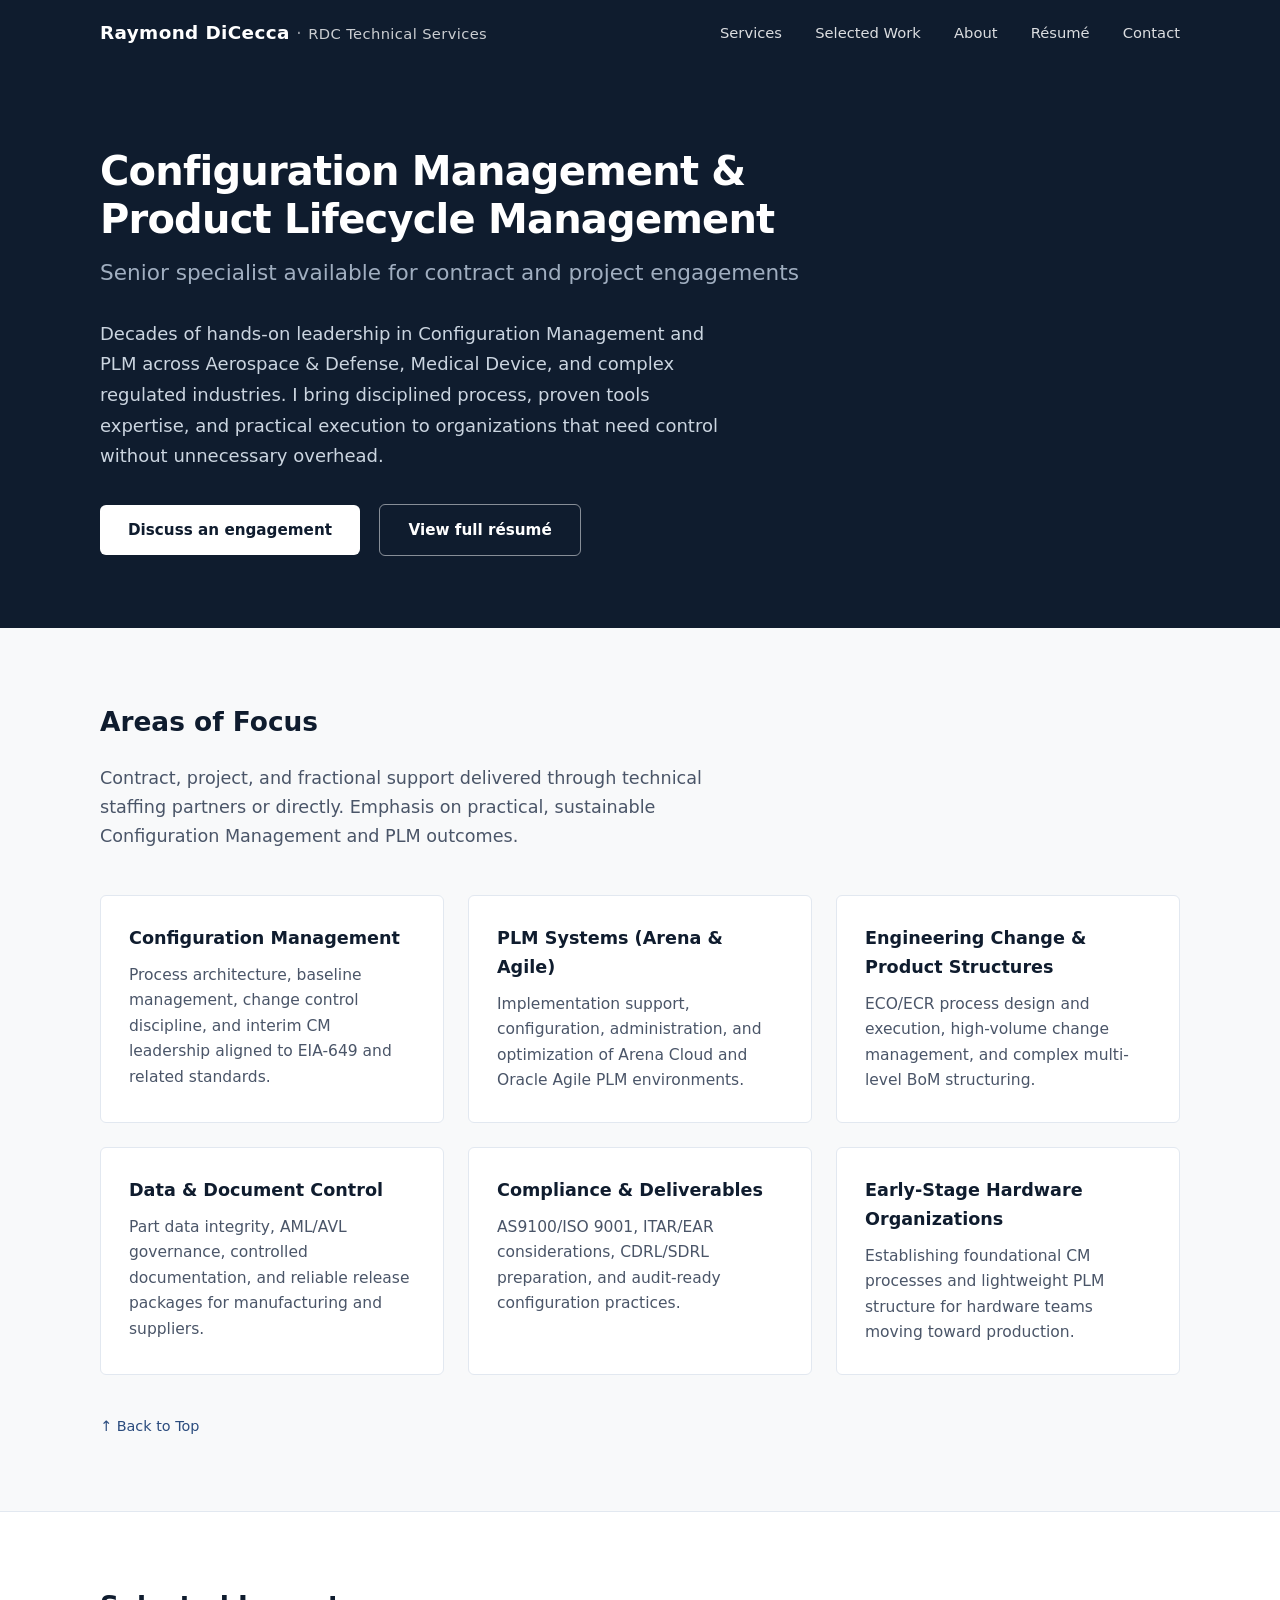
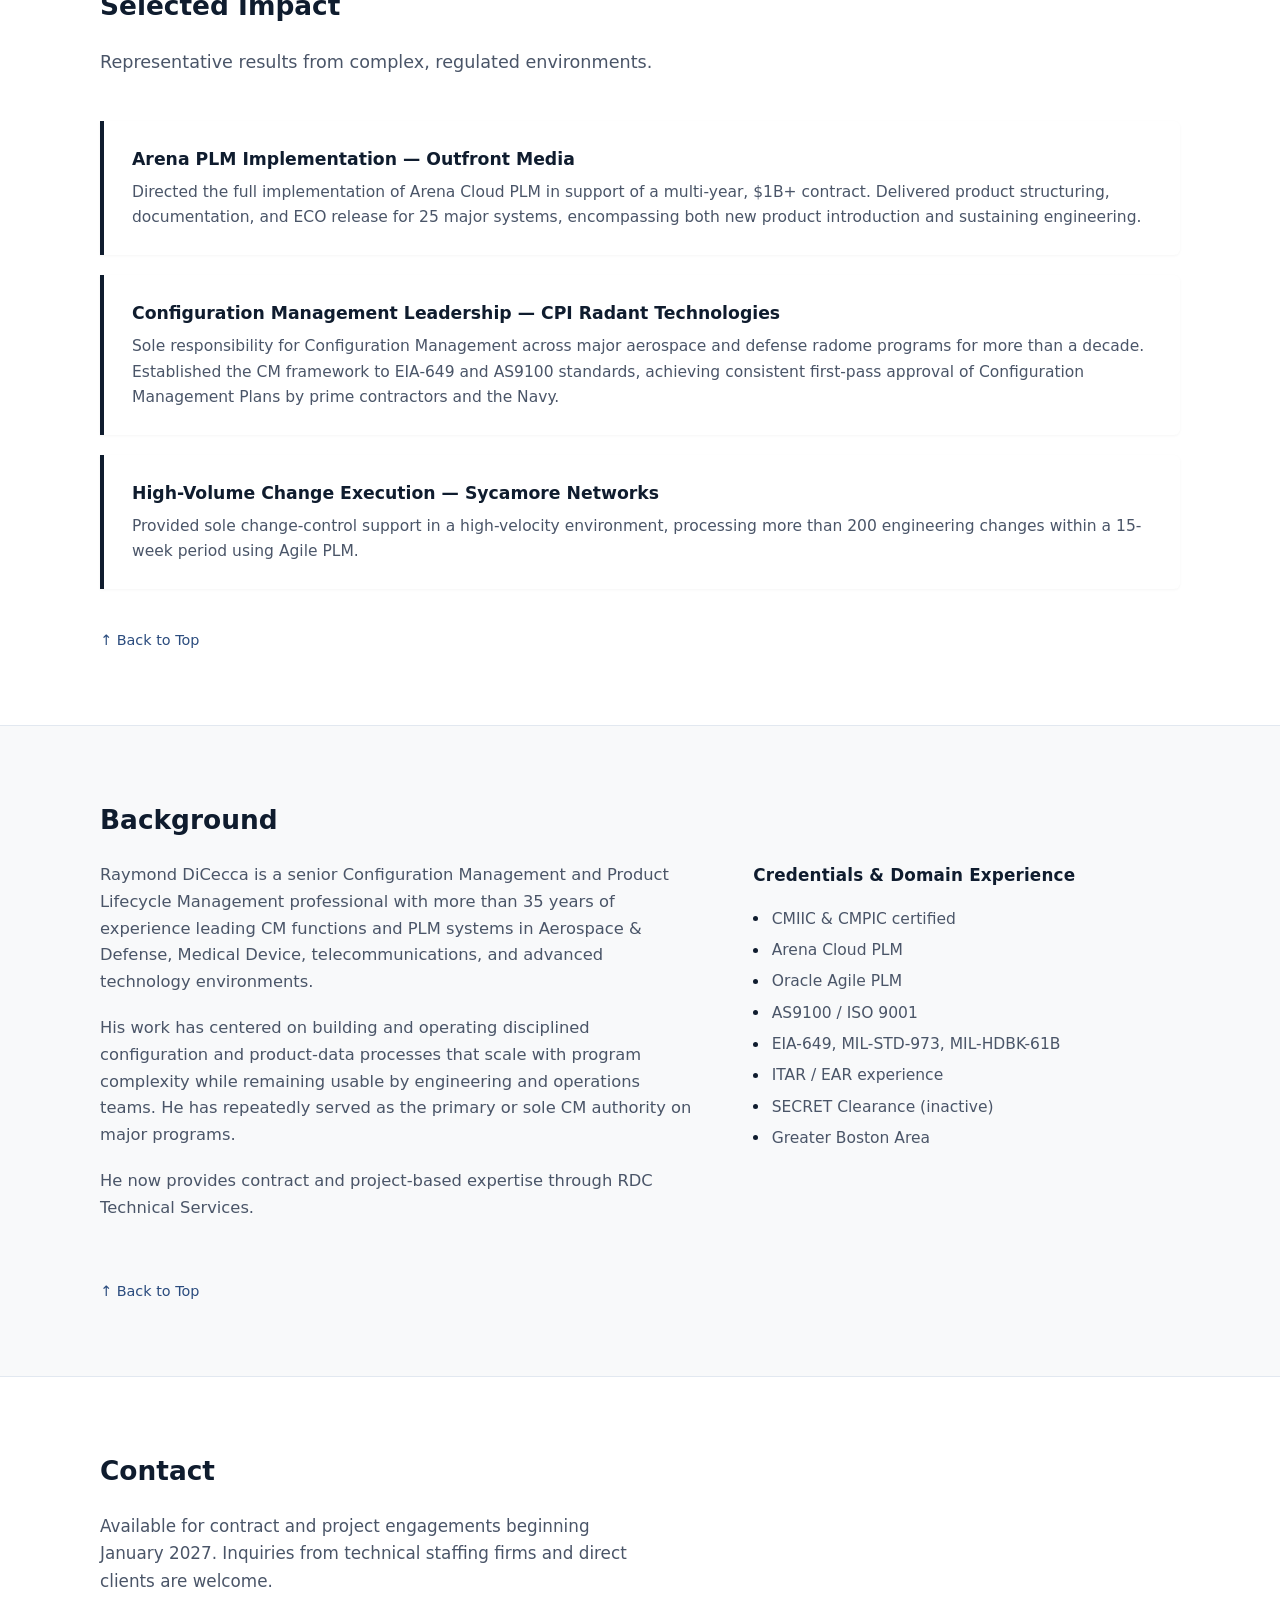
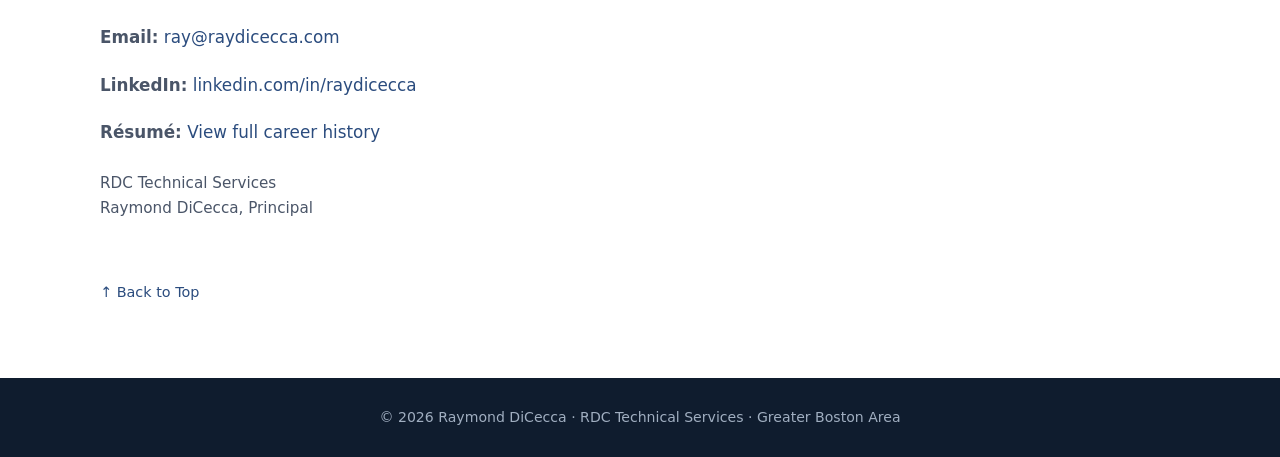
<file: index.html>
<!DOCTYPE html>
<html lang="en">
<head>
  <meta charset="UTF-8">
  <meta name="viewport" content="width=device-width, initial-scale=1.0">
  <title>Raymond DiCecca | Configuration Management & PLM</title>
  <meta name="description" content="Senior Configuration Management and Product Lifecycle Management specialist. Arena • Agile PLM. Aerospace, Defense, Medical Device.">
  <link rel="icon" href="/favicon.ico" type="image/x-icon">
  <style>
    :root {
      --navy: #0f1c2e;
      --navy-mid: #1a2d47;
      --charcoal: #2d3748;
      --slate: #4a5568;
      --light: #f8f9fa;
      --white: #ffffff;
      --accent: #2b4c7e;
      --border: #e2e8f0;
      --radius: 6px;
      --header-height: 62px; /* approximate header height */
    }

    * {
      margin: 0;
      padding: 0;
      box-sizing: border-box;
    }

    html {
      scroll-behavior: smooth;
      scroll-padding-top: var(--header-height); /* Critical fix for sticky header */
    }

    body {
      font-family: "Segoe UI", system-ui, -apple-system, Roboto, "Helvetica Neue", Arial, sans-serif;
      line-height: 1.65;
      color: var(--charcoal);
      background: var(--light);
    }

    .container {
      width: 90%;
      max-width: 1080px;
      margin: 0 auto;
    }

    /* Header */
    header {
      background: var(--navy);
      color: white;
      padding: 1.15rem 0;
      position: sticky;
      top: 0;
      z-index: 100;
    }

    .header-inner {
      display: flex;
      justify-content: space-between;
      align-items: center;
      position: relative;
    }

    .logo {
      font-size: 1.15rem;
      font-weight: 600;
      color: white;
      text-decoration: none;
      letter-spacing: 0.02em;
      white-space: nowrap;
    }

    .logo .separator {
      font-weight: 400;
      opacity: 0.55;
      margin: 0 0.4rem;
      font-size: 1.05rem;
    }

    .logo .business {
      font-weight: 400;
      opacity: 0.78;
      font-size: 0.92rem;
    }

    /* Desktop Nav */
    .desktop-nav a {
      color: rgba(255,255,255,0.85);
      text-decoration: none;
      margin-left: 1.75rem;
      font-size: 0.92rem;
      font-weight: 500;
    }

    .desktop-nav a:hover {
      color: white;
    }

    /* Hamburger Button */
    .hamburger {
      display: none;
      background: none;
      border: none;
      cursor: pointer;
      padding: 6px;
      z-index: 110;
      flex-shrink: 0;
    }

    .hamburger span {
      display: block;
      width: 24px;
      height: 2px;
      background: white;
      margin: 6px 0;
      transition: all 0.3s ease;
      border-radius: 1px;
    }

    .hamburger.active span:nth-child(1) {
      transform: translateY(8px) rotate(45deg);
    }

    .hamburger.active span:nth-child(2) {
      opacity: 0;
    }

    .hamburger.active span:nth-child(3) {
      transform: translateY(-8px) rotate(-45deg);
    }

    /* Mobile Nav */
    .mobile-nav {
      display: none;
      position: absolute;
      top: 100%;
      left: 0;
      right: 0;
      background: var(--navy);
      border-top: 1px solid rgba(255,255,255,0.1);
      padding: 0.5rem 0 1.25rem;
      flex-direction: column;
    }

    .mobile-nav.active {
      display: flex;
    }

    .mobile-nav a {
      color: rgba(255,255,255,0.9);
      text-decoration: none;
      padding: 0.9rem 5%;
      font-size: 1.05rem;
      font-weight: 500;
      border-bottom: 1px solid rgba(255,255,255,0.06);
    }

    .mobile-nav a:hover {
      background: rgba(255,255,255,0.05);
      color: white;
    }

    /* Back to Top link */
    .back-to-top {
      display: inline-block;
      margin-top: 2.5rem;
      font-size: 0.9rem;
      color: var(--accent);
      text-decoration: none;
      font-weight: 500;
    }

    .back-to-top:hover {
      text-decoration: underline;
    }

    /* Hero */
    .hero {
      background: var(--navy);
      color: white;
      padding: 5rem 0 4.5rem;
    }

    .hero h1 {
      font-size: 2.5rem;
      font-weight: 700;
      line-height: 1.2;
      margin-bottom: 0.75rem;
      letter-spacing: -0.02em;
    }

    .hero .tagline {
      font-size: 1.35rem;
      font-weight: 500;
      color: #a0aec0;
      margin-bottom: 1.75rem;
    }

    .hero p {
      font-size: 1.125rem;
      max-width: 640px;
      color: #cbd5e0;
      margin-bottom: 2rem;
      line-height: 1.7;
    }

    .btn {
      display: inline-block;
      background: white;
      color: var(--navy);
      padding: 0.8rem 1.75rem;
      border-radius: var(--radius);
      text-decoration: none;
      font-weight: 600;
      font-size: 0.95rem;
      transition: all 0.2s;
    }

    .btn:hover {
      background: #edf2f7;
    }

    .btn-outline {
      background: transparent;
      border: 1.5px solid rgba(255,255,255,0.5);
      color: white;
      margin-left: 0.9rem;
    }

    .btn-outline:hover {
      border-color: white;
      background: rgba(255,255,255,0.08);
    }

    /* Sections */
    section {
      padding: 4.5rem 0;
    }

    section h2 {
      font-size: 1.65rem;
      color: var(--navy);
      margin-bottom: 1.25rem;
      font-weight: 700;
    }

    .section-lead {
      font-size: 1.1rem;
      color: var(--slate);
      max-width: 620px;
      margin-bottom: 2.75rem;
    }

    /* Services */
    .services-grid {
      display: grid;
      grid-template-columns: repeat(auto-fit, minmax(290px, 1fr));
      gap: 1.5rem;
    }

    .service-card {
      background: var(--white);
      border: 1px solid var(--border);
      border-radius: var(--radius);
      padding: 1.75rem;
    }

    .service-card h3 {
      font-size: 1.1rem;
      color: var(--navy);
      margin-bottom: 0.6rem;
      font-weight: 650;
    }

    .service-card p {
      font-size: 0.97rem;
      color: var(--slate);
    }

    /* Impact */
    .impact-list {
      display: flex;
      flex-direction: column;
      gap: 1.25rem;
    }

    .impact-item {
      background: var(--white);
      border-left: 4px solid var(--navy);
      padding: 1.5rem 1.75rem;
      border-radius: 0 var(--radius) var(--radius) 0;
      box-shadow: 0 1px 3px rgba(0,0,0,0.04);
    }

    .impact-item h3 {
      font-size: 1.08rem;
      color: var(--navy);
      margin-bottom: 0.4rem;
      font-weight: 650;
    }

    .impact-item p {
      color: var(--slate);
      font-size: 0.97rem;
    }

    /* About */
    .about-grid {
      display: grid;
      grid-template-columns: 1.4fr 1fr;
      gap: 3.5rem;
      align-items: start;
    }

    .about-text p {
      margin-bottom: 1.15rem;
      color: var(--slate);
      font-size: 1.02rem;
    }

    .credentials h3 {
      font-size: 1.05rem;
      color: var(--navy);
      margin-bottom: 1.15rem;
      font-weight: 650;
      letter-spacing: 0.01em;
    }

    .credentials ul {
      list-style: none;
    }

    .credentials li {
      position: relative;
      padding-left: 1.15rem;
      margin-bottom: 0.55rem;
      font-size: 0.97rem;
      color: var(--slate);
      line-height: 1.45;
    }

    .credentials li:last-child {
      margin-bottom: 0;
    }

    .credentials li::before {
      content: "";
      position: absolute;
      left: 0;
      top: 0.55em;
      width: 5px;
      height: 5px;
      background: var(--navy);
      border-radius: 50%;
    }

    /* Contact */
    .contact-section {
      background: var(--white);
      border-top: 1px solid var(--border);
    }

    .contact-inner {
      max-width: 540px;
    }

    .contact-inner p {
      color: var(--slate);
      margin-bottom: 1.25rem;
      font-size: 1.05rem;
    }

    .contact-details {
      margin-top: 1.75rem;
      font-size: 1.05rem;
    }

    .contact-details a {
      color: var(--accent);
      text-decoration: none;
      font-weight: 500;
    }

    .contact-details a:hover {
      text-decoration: underline;
    }

    /* Footer */
    footer {
      background: var(--navy);
      color: #a0aec0;
      padding: 1.75rem 0;
      font-size: 0.88rem;
      text-align: center;
    }

    /* ========== RESPONSIVE ========== */
    @media (max-width: 800px) {
      .container {
        width: 92%;
      }

      .desktop-nav {
        display: none;
      }

      .hamburger {
        display: block;
      }

      .logo {
        font-size: 1.05rem;
      }

      .logo .business {
        font-size: 0.84rem;
      }

      .hero {
        padding: 3.5rem 0 3.25rem;
      }

      .hero h1 {
        font-size: 1.9rem;
      }

      .hero .tagline {
        font-size: 1.15rem;
      }

      .hero p {
        font-size: 1.05rem;
      }

      .btn-outline {
        margin-left: 0;
        margin-top: 0.75rem;
        display: inline-block;
      }

      section {
        padding: 3.25rem 0;
      }

      section h2 {
        font-size: 1.45rem;
      }

      .about-grid {
        grid-template-columns: 1fr;
        gap: 2.5rem;
      }
    }

    @media (max-width: 480px) {
      .container {
        width: 94%;
      }

      .logo {
        font-size: 0.98rem;
      }

      .logo .business {
        font-size: 0.8rem;
      }

      .hero {
        padding: 3rem 0 2.75rem;
      }

      .hero h1 {
        font-size: 1.7rem;
      }

      section {
        padding: 2.75rem 0;
      }
    }
  </style>
</head>
<body>

  <!-- Header -->
  <header id="top">
    <div class="container header-inner">
      <a href="#top" class="logo" onclick="scrollToTop(event)">
        Raymond DiCecca<span class="separator">·</span><span class="business">RDC Technical Services</span>
      </a>

      <!-- Desktop Navigation -->
      <nav class="desktop-nav">
        <a href="#services">Services</a>
        <a href="#impact">Selected Work</a>
        <a href="#about">About</a>
        <a href="resume.html">Résumé</a>
        <a href="#contact">Contact</a>
      </nav>

      <!-- Hamburger Button -->
      <button class="hamburger" aria-label="Toggle menu" onclick="toggleMenu()">
        <span></span>
        <span></span>
        <span></span>
      </button>

      <!-- Mobile Navigation -->
      <nav class="mobile-nav" id="mobileNav">
        <a href="#services" onclick="handleNavClick(event)">Services</a>
        <a href="#impact" onclick="handleNavClick(event)">Selected Work</a>
        <a href="#about" onclick="handleNavClick(event)">About</a>
        <a href="resume.html" onclick="closeMenu()">Résumé</a>
        <a href="#contact" onclick="handleNavClick(event)">Contact</a>
      </nav>
    </div>
  </header>

  <!-- Hero -->
  <section class="hero">
    <div class="container">
      <h1>Configuration Management &amp;<br>Product Lifecycle Management</h1>
      <div class="tagline">Senior specialist available for contract and project engagements</div>
      <p>
        Decades of hands-on leadership in Configuration Management and PLM across Aerospace &amp; Defense, 
        Medical Device, and complex regulated industries. I bring disciplined process, proven tools expertise, 
        and practical execution to organizations that need control without unnecessary overhead.
      </p>
      <a href="#contact" class="btn">Discuss an engagement</a>
      <a href="resume.html" class="btn btn-outline">View full résumé</a>
    </div>
  </section>

  <!-- Services -->
  <section id="services">
    <div class="container">
      <h2>Areas of Focus</h2>
      <p class="section-lead">
        Contract, project, and fractional support delivered through technical staffing partners or directly. 
        Emphasis on practical, sustainable Configuration Management and PLM outcomes.
      </p>

      <div class="services-grid">
        <div class="service-card">
          <h3>Configuration Management</h3>
          <p>Process architecture, baseline management, change control discipline, and interim CM leadership aligned to EIA-649 and related standards.</p>
        </div>
        <div class="service-card">
          <h3>PLM Systems (Arena &amp; Agile)</h3>
          <p>Implementation support, configuration, administration, and optimization of Arena Cloud and Oracle Agile PLM environments.</p>
        </div>
        <div class="service-card">
          <h3>Engineering Change &amp; Product Structures</h3>
          <p>ECO/ECR process design and execution, high-volume change management, and complex multi-level BoM structuring.</p>
        </div>
        <div class="service-card">
          <h3>Data &amp; Document Control</h3>
          <p>Part data integrity, AML/AVL governance, controlled documentation, and reliable release packages for manufacturing and suppliers.</p>
        </div>
        <div class="service-card">
          <h3>Compliance &amp; Deliverables</h3>
          <p>AS9100/ISO 9001, ITAR/EAR considerations, CDRL/SDRL preparation, and audit-ready configuration practices.</p>
        </div>
        <div class="service-card">
          <h3>Early-Stage Hardware Organizations</h3>
          <p>Establishing foundational CM processes and lightweight PLM structure for hardware teams moving toward production.</p>
        </div>
      </div>

      <a href="#top" class="back-to-top" onclick="scrollToTop(event)">↑ Back to Top</a>
    </div>
  </section>

  <!-- Selected Work -->
  <section id="impact" style="background: var(--white); border-top: 1px solid var(--border); border-bottom: 1px solid var(--border);">
    <div class="container">
      <h2>Selected Impact</h2>
      <p class="section-lead">Representative results from complex, regulated environments.</p>

      <div class="impact-list">
        <div class="impact-item">
          <h3>Arena PLM Implementation — Outfront Media</h3>
          <p>Directed the full implementation of Arena Cloud PLM in support of a multi-year, $1B+ contract. Delivered product structuring, documentation, and ECO release for 25 major systems, encompassing both new product introduction and sustaining engineering.</p>
        </div>
        <div class="impact-item">
          <h3>Configuration Management Leadership — CPI Radant Technologies</h3>
          <p>Sole responsibility for Configuration Management across major aerospace and defense radome programs for more than a decade. Established the CM framework to EIA-649 and AS9100 standards, achieving consistent first-pass approval of Configuration Management Plans by prime contractors and the Navy.</p>
        </div>
        <div class="impact-item">
          <h3>High-Volume Change Execution — Sycamore Networks</h3>
          <p>Provided sole change-control support in a high-velocity environment, processing more than 200 engineering changes within a 15-week period using Agile PLM.</p>
        </div>
      </div>

      <a href="#top" class="back-to-top" onclick="scrollToTop(event)">↑ Back to Top</a>
    </div>
  </section>

  <!-- About -->
  <section id="about">
    <div class="container">
      <h2>Background</h2>
      <div class="about-grid">
        <div class="about-text">
          <p>
            Raymond DiCecca is a senior Configuration Management and Product Lifecycle Management professional 
            with more than 35 years of experience leading CM functions and PLM systems in Aerospace &amp; Defense, 
            Medical Device, telecommunications, and advanced technology environments.
          </p>
          <p>
            His work has centered on building and operating disciplined configuration and product-data processes 
            that scale with program complexity while remaining usable by engineering and operations teams. 
            He has repeatedly served as the primary or sole CM authority on major programs.
          </p>
          <p>
            He now provides contract and project-based expertise through RDC Technical Services.
          </p>
        </div>

        <div class="credentials">
          <h3>Credentials &amp; Domain Experience</h3>
          <ul>
            <li>CMIIC &amp; CMPIC certified</li>
            <li>Arena Cloud PLM</li>
            <li>Oracle Agile PLM</li>
            <li>AS9100 / ISO 9001</li>
            <li>EIA-649, MIL-STD-973, MIL-HDBK-61B</li>
            <li>ITAR / EAR experience</li>
            <li>SECRET Clearance (inactive)</li>
            <li>Greater Boston Area</li>
          </ul>
        </div>
      </div>

      <a href="#top" class="back-to-top" onclick="scrollToTop(event)">↑ Back to Top</a>
    </div>
  </section>

  <!-- Contact -->
  <section id="contact" class="contact-section">
    <div class="container">
      <h2>Contact</h2>
      <div class="contact-inner">
        <p>
          Available for contract and project engagements beginning January 2027. 
          Inquiries from technical staffing firms and direct clients are welcome.
        </p>
        <div class="contact-details">
          <p><strong>Email:</strong> <a href="mailto:ray@raydicecca.com">ray@raydicecca.com</a></p>
          <p><strong>LinkedIn:</strong> <a href="https://www.linkedin.com/in/raydicecca" target="_blank" rel="noopener">linkedin.com/in/raydicecca</a></p>
          <p><strong>Résumé:</strong> <a href="resume.html">View full career history</a></p>
          <p style="margin-top: 1.5rem; font-size: 0.95rem; color: var(--slate);">
            RDC Technical Services<br>
            Raymond DiCecca, Principal
          </p>
        </div>
      </div>

      <a href="#top" class="back-to-top" onclick="scrollToTop(event)">↑ Back to Top</a>
    </div>
  </section>

  <!-- Footer -->
  <footer>
    <div class="container">
      &copy; 2026 Raymond DiCecca · RDC Technical Services · Greater Boston Area
    </div>
  </footer>

  <script>
    function toggleMenu() {
      const hamburger = document.querySelector('.hamburger');
      const mobileNav = document.getElementById('mobileNav');
      hamburger.classList.toggle('active');
      mobileNav.classList.toggle('active');
    }

    function closeMenu() {
      const hamburger = document.querySelector('.hamburger');
      const mobileNav = document.getElementById('mobileNav');
      hamburger.classList.remove('active');
      mobileNav.classList.remove('active');
    }

    // Handles mobile nav clicks + closes menu
    function handleNavClick(e) {
      closeMenu();
      // Let the browser handle the smooth scroll with scroll-padding-top
    }

    // Reliable Back to Top (works on mobile)
    function scrollToTop(e) {
      e.preventDefault();
      window.scrollTo({
        top: 0,
        behavior: 'smooth'
      });
      // Also update the URL hash cleanly
      history.replaceState(null, null, '#top');
    }
  </script>

</body>
</html>
</file>
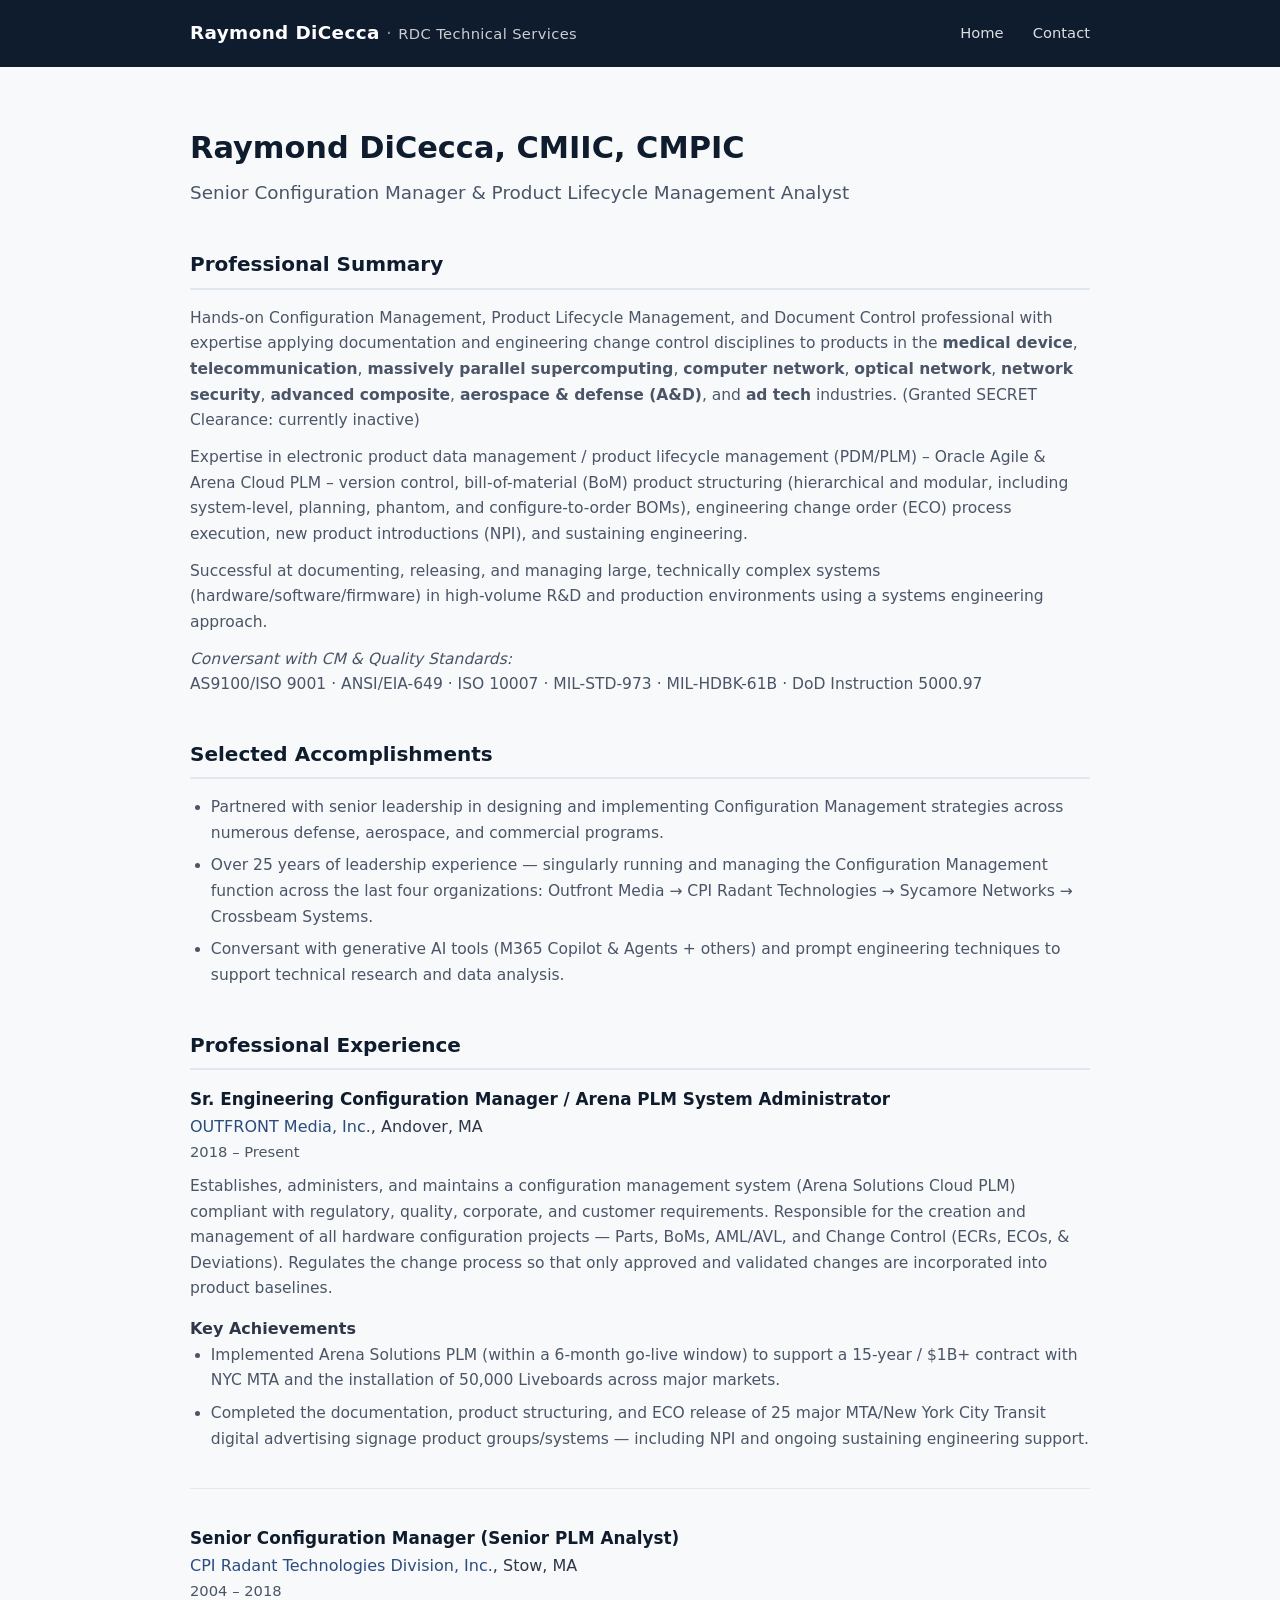
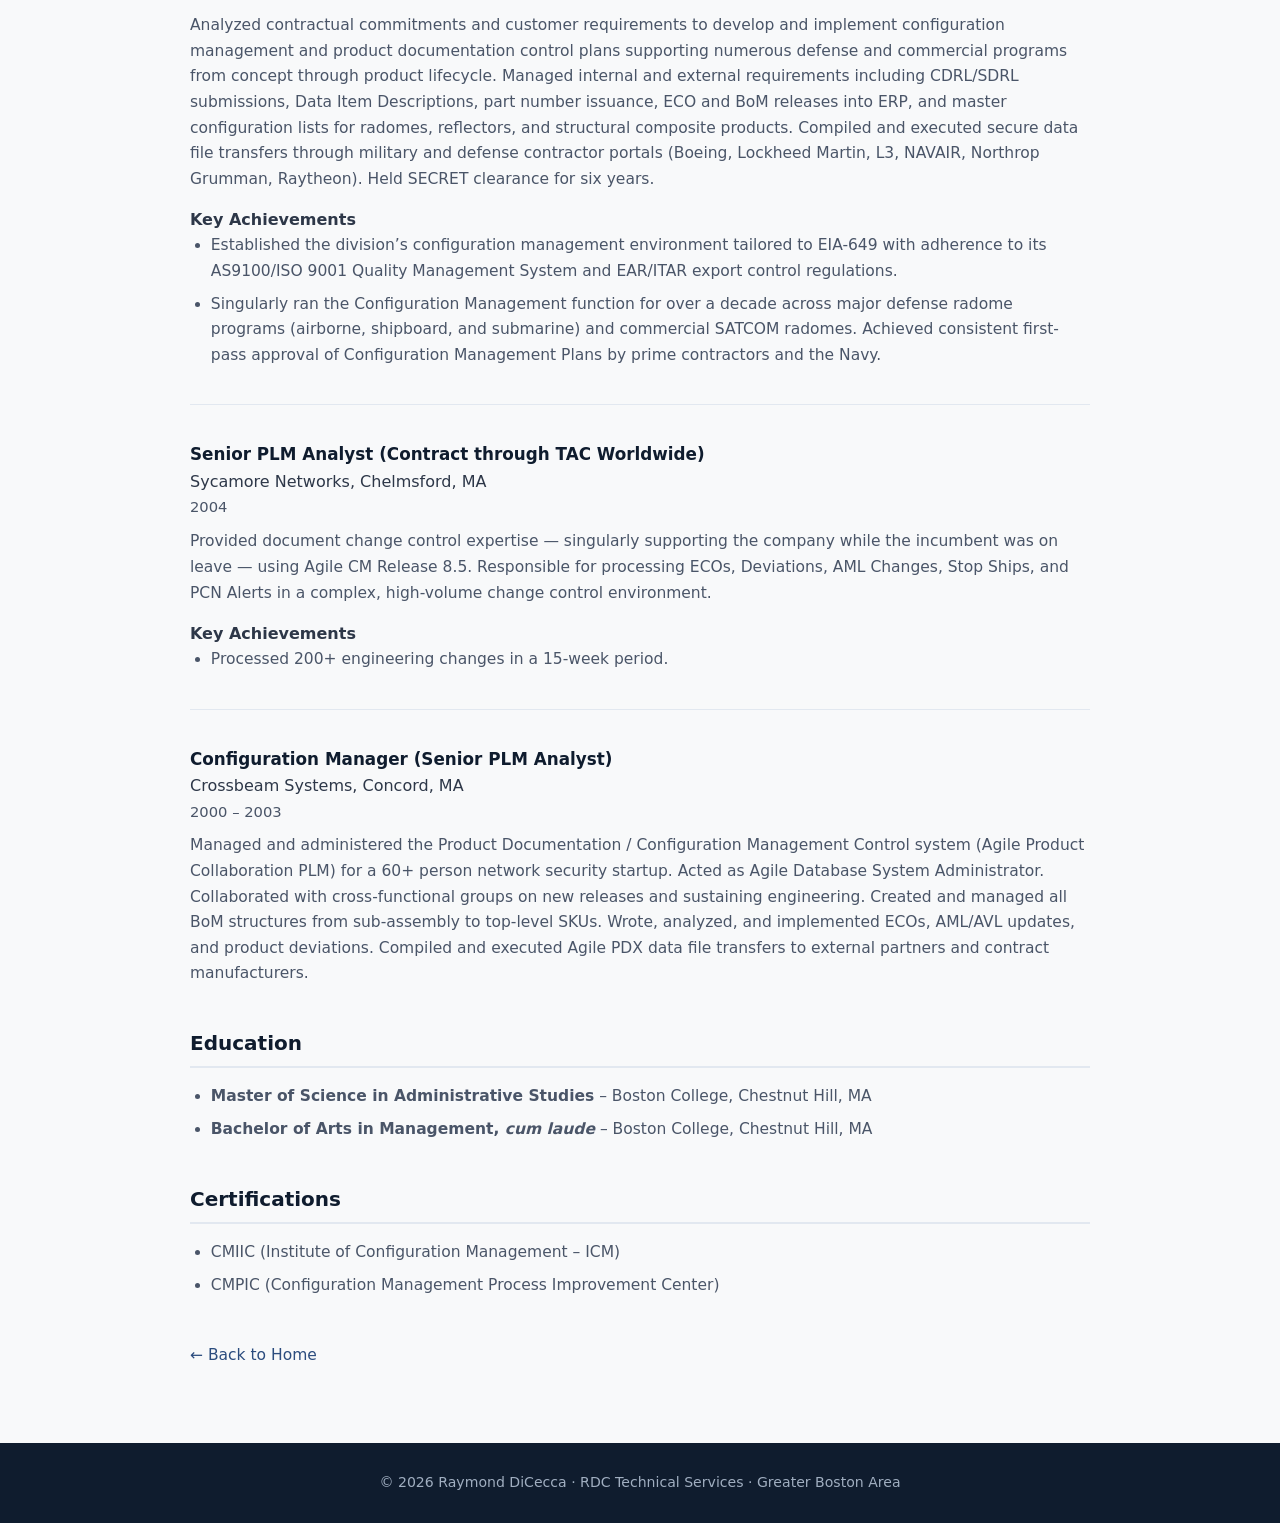
<file: resume.html>
<!DOCTYPE html>
<html lang="en">
<head>
  <meta charset="UTF-8">
  <meta name="viewport" content="width=device-width, initial-scale=1.0">
  <title>Raymond DiCecca | Résumé</title>
  <meta name="description" content="Résumé of Raymond DiCecca – Senior Configuration Manager & Product Lifecycle Management (PLM) Analyst">
  <link rel="icon" href="/favicon.ico" type="image/x-icon">
  <style>
    :root {
      --navy: #0f1c2e;
      --charcoal: #2d3748;
      --slate: #4a5568;
      --light: #f8f9fa;
      --white: #ffffff;
      --accent: #2b4c7e;
      --border: #e2e8f0;
      --radius: 6px;
    }

    * {
      margin: 0;
      padding: 0;
      box-sizing: border-box;
    }

    body {
      font-family: "Segoe UI", system-ui, -apple-system, Roboto, "Helvetica Neue", Arial, sans-serif;
      line-height: 1.65;
      color: var(--charcoal);
      background: var(--light);
    }

    .container {
      width: 90%;
      max-width: 900px;
      margin: 0 auto;
    }

    /* Header */
    header {
      background: var(--navy);
      color: white;
      padding: 1.15rem 0;
      position: sticky;
      top: 0;
      z-index: 100;
    }

    .header-inner {
      display: flex;
      justify-content: space-between;
      align-items: center;
    }

    .logo {
      font-size: 1.15rem;
      font-weight: 600;
      color: white;
      text-decoration: none;
      letter-spacing: 0.02em;
      white-space: nowrap;
    }

    .logo .separator {
      font-weight: 400;
      opacity: 0.55;
      margin: 0 0.4rem;
      font-size: 1.05rem;
    }

    .logo .business {
      font-weight: 400;
      opacity: 0.78;
      font-size: 0.92rem;
    }

    .header-nav a {
      color: rgba(255,255,255,0.85);
      text-decoration: none;
      font-size: 0.92rem;
      font-weight: 500;
      margin-left: 1.5rem;
    }

    .header-nav a:hover {
      color: white;
    }

    /* Main Content */
    main {
      padding: 3.5rem 0 4rem;
    }

    h1 {
      font-size: 1.9rem;
      color: var(--navy);
      margin-bottom: 0.3rem;
      font-weight: 700;
    }

    .subtitle {
      font-size: 1.15rem;
      color: var(--slate);
      margin-bottom: 2rem;
      font-weight: 500;
    }

    h2 {
      font-size: 1.25rem;
      color: var(--navy);
      margin: 2.5rem 0 1rem;
      padding-bottom: 0.4rem;
      border-bottom: 2px solid var(--border);
      font-weight: 650;
    }

    h3 {
      font-size: 1.08rem;
      color: var(--navy);
      margin: 1.75rem 0 0.4rem;
      font-weight: 650;
    }

    p, li {
      font-size: 0.97rem;
      color: var(--slate);
      margin-bottom: 0.7rem;
    }

    ul {
      margin-left: 1.3rem;
      margin-bottom: 1rem;
    }

    li {
      margin-bottom: 0.45rem;
    }

    .job-header {
      margin-bottom: 0.6rem;
    }

    .job-title {
      font-weight: 650;
      color: var(--navy);
      font-size: 1.05rem;
    }

    .company {
      font-weight: 500;
    }

    .company a {
      color: var(--accent);
      text-decoration: none;
    }

    .company a:hover {
      text-decoration: underline;
    }

    .dates {
      color: var(--slate);
      font-size: 0.92rem;
    }

    .key-achievements {
      margin-top: 0.9rem;
      margin-bottom: 1.5rem;
    }

    .key-achievements strong {
      color: var(--charcoal);
    }

    hr {
      border: none;
      border-top: 1px solid var(--border);
      margin: 2.25rem 0;
    }

    /* Footer */
    footer {
      background: var(--navy);
      color: #a0aec0;
      padding: 1.75rem 0;
      font-size: 0.88rem;
      text-align: center;
    }

    /* Responsive */
    @media (max-width: 700px) {
      .container {
        width: 92%;
      }

      h1 {
        font-size: 1.6rem;
      }

      .subtitle {
        font-size: 1.05rem;
      }

      .header-nav {
        display: none;
      }

      main {
        padding: 2.5rem 0 3rem;
      }
    }
  </style>
</head>
<body>

  <!-- Header -->
  <header>
    <div class="container header-inner">
      <a href="index.html" class="logo">
        Raymond DiCecca<span class="separator">·</span><span class="business">RDC Technical Services</span>
      </a>
      <nav class="header-nav">
        <a href="index.html">Home</a>
        <a href="index.html#contact">Contact</a>
      </nav>
    </div>
  </header>

  <!-- Main Content -->
  <main>
    <div class="container">
      <h1>Raymond DiCecca, CMIIC, CMPIC</h1>
      <div class="subtitle">Senior Configuration Manager &amp; Product Lifecycle Management Analyst</div>

      <h2>Professional Summary</h2>
      <p>
        Hands-on Configuration Management, Product Lifecycle Management, and Document Control professional with expertise applying documentation and engineering change control disciplines to products in the <strong>medical device</strong>, <strong>telecommunication</strong>, <strong>massively parallel supercomputing</strong>, <strong>computer network</strong>, <strong>optical network</strong>, <strong>network security</strong>, <strong>advanced composite</strong>, <strong>aerospace &amp; defense (A&amp;D)</strong>, and <strong>ad tech</strong> industries. (Granted SECRET Clearance: currently inactive)
      </p>
      <p>
        Expertise in electronic product data management / product lifecycle management (PDM/PLM) – Oracle Agile &amp; Arena Cloud PLM – version control, bill-of-material (BoM) product structuring (hierarchical and modular, including system-level, planning, phantom, and configure-to-order BOMs), engineering change order (ECO) process execution, new product introductions (NPI), and sustaining engineering.
      </p>
      <p>
        Successful at documenting, releasing, and managing large, technically complex systems (hardware/software/firmware) in high-volume R&amp;D and production environments using a systems engineering approach.
      </p>
      <p>
        <em>Conversant with CM &amp; Quality Standards:</em><br>
        AS9100/ISO 9001 · ANSI/EIA-649 · ISO 10007 · MIL-STD-973 · MIL-HDBK-61B · DoD Instruction 5000.97
      </p>

      <h2>Selected Accomplishments</h2>
      <ul>
        <li>Partnered with senior leadership in designing and implementing Configuration Management strategies across numerous defense, aerospace, and commercial programs.</li>
        <li>Over 25 years of leadership experience — singularly running and managing the Configuration Management function across the last four organizations: Outfront Media → CPI Radant Technologies → Sycamore Networks → Crossbeam Systems.</li>
        <li>Conversant with generative AI tools (M365 Copilot &amp; Agents + others) and prompt engineering techniques to support technical research and data analysis.</li>
      </ul>

      <h2>Professional Experience</h2>

      <!-- Outfront -->
      <div class="job-header">
        <div class="job-title">Sr. Engineering Configuration Manager / Arena PLM System Administrator</div>
        <div class="company"><a href="https://www.outfront.com/" target="_blank" rel="noopener">OUTFRONT Media, Inc.</a>, Andover, MA</div>
        <div class="dates">2018 – Present</div>
      </div>
      <p>
        Establishes, administers, and maintains a configuration management system (Arena Solutions Cloud PLM) compliant with regulatory, quality, corporate, and customer requirements. Responsible for the creation and management of all hardware configuration projects — Parts, BoMs, AML/AVL, and Change Control (ECRs, ECOs, &amp; Deviations). Regulates the change process so that only approved and validated changes are incorporated into product baselines.
      </p>
      <div class="key-achievements">
        <strong>Key Achievements</strong>
        <ul>
          <li>Implemented Arena Solutions PLM (within a 6-month go-live window) to support a 15-year / $1B+ contract with NYC MTA and the installation of 50,000 Liveboards across major markets.</li>
          <li>Completed the documentation, product structuring, and ECO release of 25 major MTA/New York City Transit digital advertising signage product groups/systems — including NPI and ongoing sustaining engineering support.</li>
        </ul>
      </div>

      <hr>

      <!-- CPI -->
      <div class="job-header">
        <div class="job-title">Senior Configuration Manager (Senior PLM Analyst)</div>
        <div class="company"><a href="https://www.cpii.com/composite-structures/" target="_blank" rel="noopener">CPI Radant Technologies Division, Inc.</a>, Stow, MA</div>
        <div class="dates">2004 – 2018</div>
      </div>
      <p>
        Analyzed contractual commitments and customer requirements to develop and implement configuration management and product documentation control plans supporting numerous defense and commercial programs from concept through product lifecycle. Managed internal and external requirements including CDRL/SDRL submissions, Data Item Descriptions, part number issuance, ECO and BoM releases into ERP, and master configuration lists for radomes, reflectors, and structural composite products. Compiled and executed secure data file transfers through military and defense contractor portals (Boeing, Lockheed Martin, L3, NAVAIR, Northrop Grumman, Raytheon). Held SECRET clearance for six years.
      </p>
      <div class="key-achievements">
        <strong>Key Achievements</strong>
        <ul>
          <li>Established the division’s configuration management environment tailored to EIA-649 with adherence to its AS9100/ISO 9001 Quality Management System and EAR/ITAR export control regulations.</li>
          <li>Singularly ran the Configuration Management function for over a decade across major defense radome programs (airborne, shipboard, and submarine) and commercial SATCOM radomes. Achieved consistent first-pass approval of Configuration Management Plans by prime contractors and the Navy.</li>
        </ul>
      </div>

      <hr>

      <!-- Sycamore -->
      <div class="job-header">
        <div class="job-title">Senior PLM Analyst (Contract through TAC Worldwide)</div>
        <div class="company">Sycamore Networks, Chelmsford, MA</div>
        <div class="dates">2004</div>
      </div>
      <p>
        Provided document change control expertise — singularly supporting the company while the incumbent was on leave — using Agile CM Release 8.5. Responsible for processing ECOs, Deviations, AML Changes, Stop Ships, and PCN Alerts in a complex, high-volume change control environment.
      </p>
      <div class="key-achievements">
        <strong>Key Achievements</strong>
        <ul>
          <li>Processed 200+ engineering changes in a 15-week period.</li>
        </ul>
      </div>

      <hr>

      <!-- Crossbeam -->
      <div class="job-header">
        <div class="job-title">Configuration Manager (Senior PLM Analyst)</div>
        <div class="company">Crossbeam Systems, Concord, MA</div>
        <div class="dates">2000 – 2003</div>
      </div>
      <p>
        Managed and administered the Product Documentation / Configuration Management Control system (Agile Product Collaboration PLM) for a 60+ person network security startup. Acted as Agile Database System Administrator. Collaborated with cross-functional groups on new releases and sustaining engineering. Created and managed all BoM structures from sub-assembly to top-level SKUs. Wrote, analyzed, and implemented ECOs, AML/AVL updates, and product deviations. Compiled and executed Agile PDX data file transfers to external partners and contract manufacturers.
      </p>

     <h2>Education</h2>
     <ul>
        <li><strong>Master of Science in Administrative Studies</strong> – Boston College, Chestnut Hill, MA</li>
        <li><strong>Bachelor of Arts in Management, <em>cum laude</em></strong> – Boston College, Chestnut Hill, MA</li>
    </ul>

      <h2>Certifications</h2>
      <ul>
        <li>CMIIC (Institute of Configuration Management – ICM)</li>
        <li>CMPIC (Configuration Management Process Improvement Center)</li>
      </ul>

      <p style="margin-top: 2.75rem;">
        <a href="index.html" style="color: var(--accent); font-weight: 500; text-decoration: none;">← Back to Home</a>
      </p>
    </div>
  </main>

  <!-- Footer -->
  <footer>
    <div class="container">
      &copy; 2026 Raymond DiCecca · RDC Technical Services · Greater Boston Area
    </div>
  </footer>

</body>
</html>
</file>
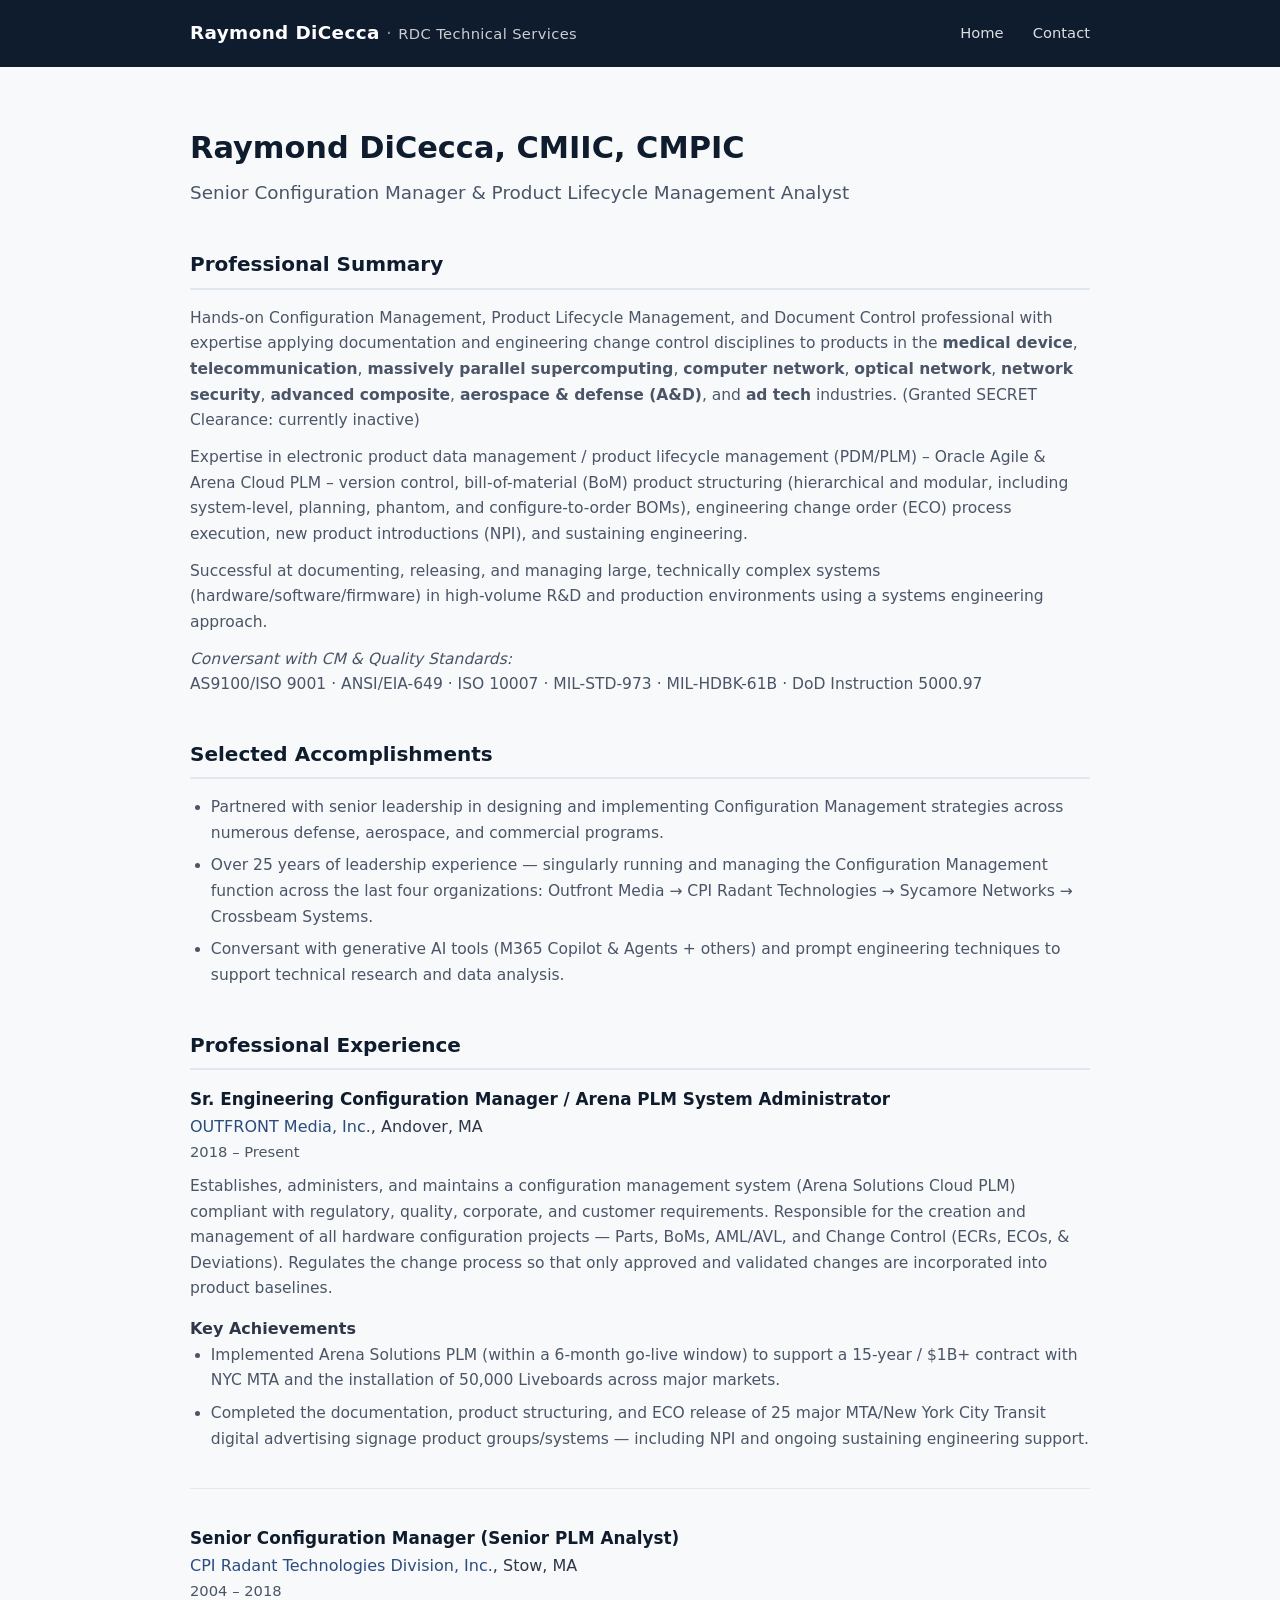
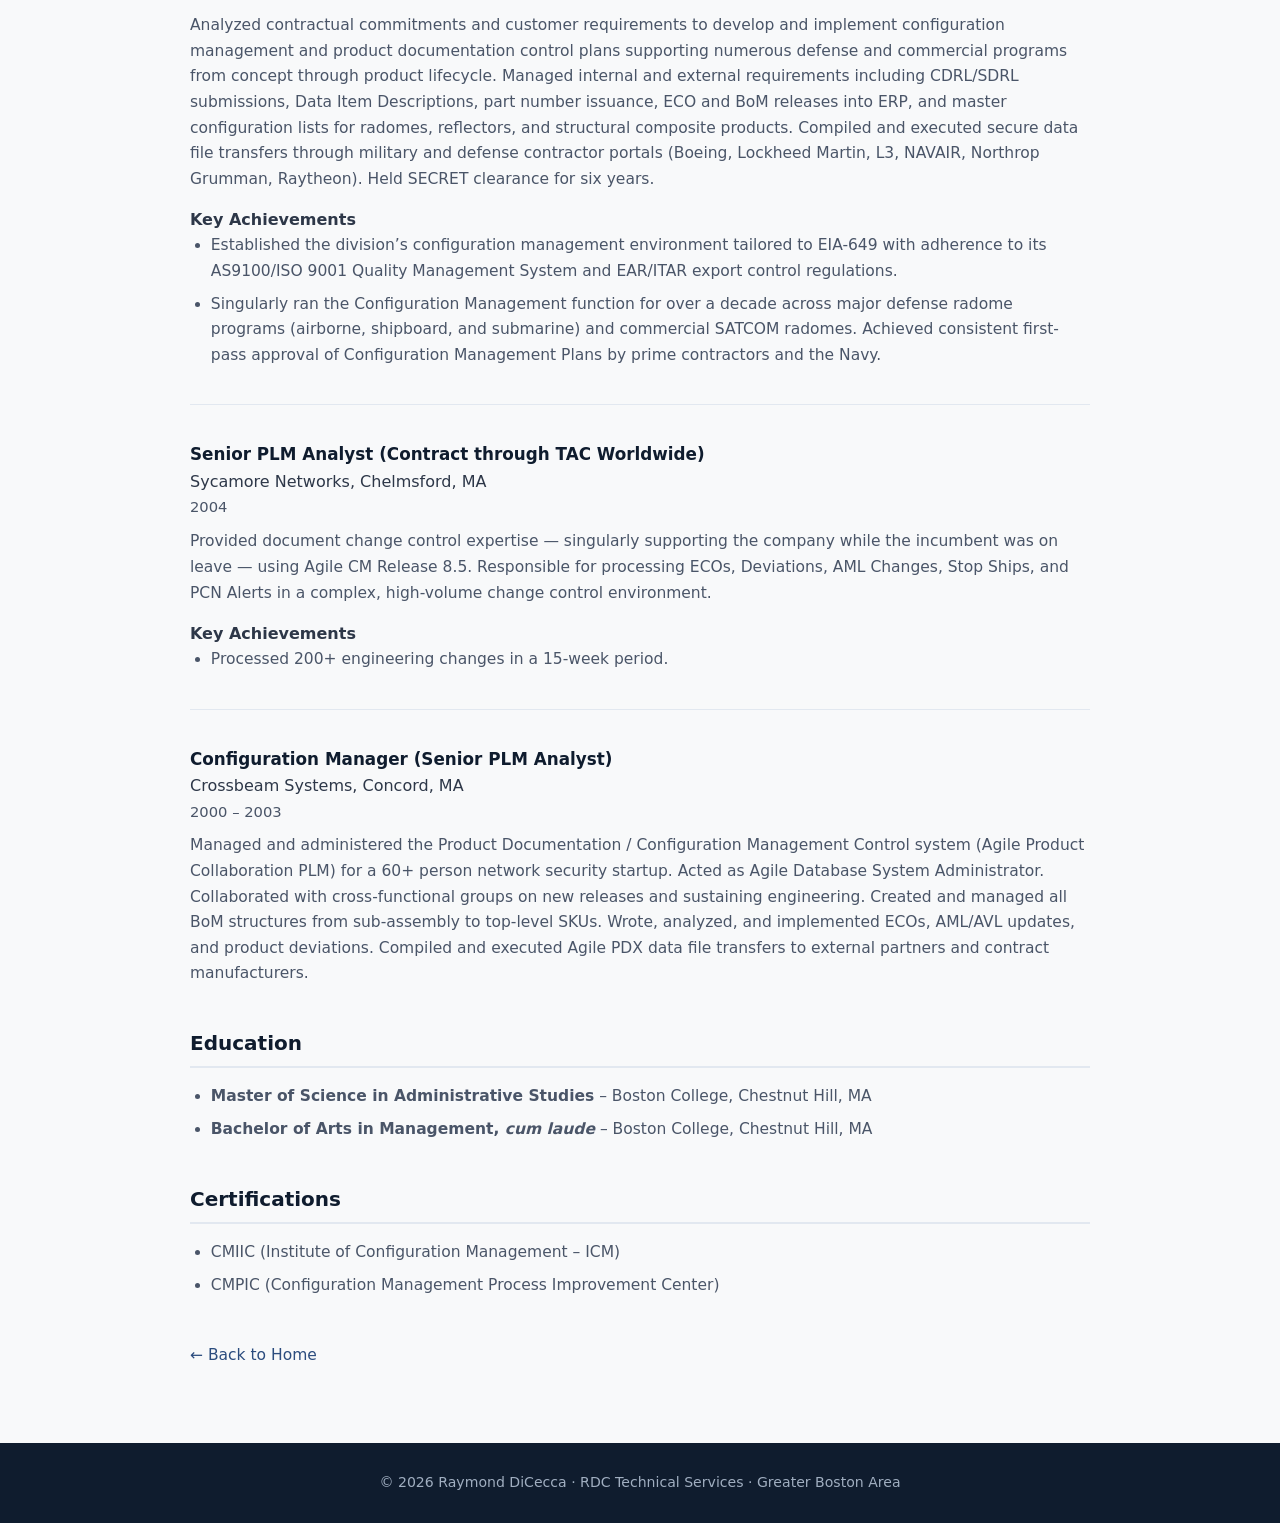
<file: resume_test.html>
<!DOCTYPE html>
<html lang="en">
<head>
  <meta charset="UTF-8">
  <meta name="viewport" content="width=device-width, initial-scale=1.0">
  <title>Raymond DiCecca | Résumé</title>
  <meta name="description" content="Résumé of Raymond DiCecca – Senior Configuration Manager & Product Lifecycle Management (PLM) Analyst">
  <style>
    :root {
      --navy: #0f1c2e;
      --charcoal: #2d3748;
      --slate: #4a5568;
      --light: #f8f9fa;
      --white: #ffffff;
      --accent: #2b4c7e;
      --border: #e2e8f0;
      --radius: 6px;
    }

    * {
      margin: 0;
      padding: 0;
      box-sizing: border-box;
    }

    body {
      font-family: "Segoe UI", system-ui, -apple-system, Roboto, "Helvetica Neue", Arial, sans-serif;
      line-height: 1.65;
      color: var(--charcoal);
      background: var(--light);
    }

    .container {
      width: 90%;
      max-width: 900px;
      margin: 0 auto;
    }

    /* Header */
    header {
      background: var(--navy);
      color: white;
      padding: 1.15rem 0;
      position: sticky;
      top: 0;
      z-index: 100;
    }

    .header-inner {
      display: flex;
      justify-content: space-between;
      align-items: center;
    }

    .logo {
      font-size: 1.15rem;
      font-weight: 600;
      color: white;
      text-decoration: none;
      letter-spacing: 0.02em;
      white-space: nowrap;
    }

    .logo .separator {
      font-weight: 400;
      opacity: 0.55;
      margin: 0 0.4rem;
      font-size: 1.05rem;
    }

    .logo .business {
      font-weight: 400;
      opacity: 0.78;
      font-size: 0.92rem;
    }

    .header-nav a {
      color: rgba(255,255,255,0.85);
      text-decoration: none;
      font-size: 0.92rem;
      font-weight: 500;
      margin-left: 1.5rem;
    }

    .header-nav a:hover {
      color: white;
    }

    /* Main Content */
    main {
      padding: 3.5rem 0 4rem;
    }

    h1 {
      font-size: 1.9rem;
      color: var(--navy);
      margin-bottom: 0.3rem;
      font-weight: 700;
    }

    .subtitle {
      font-size: 1.15rem;
      color: var(--slate);
      margin-bottom: 2rem;
      font-weight: 500;
    }

    h2 {
      font-size: 1.25rem;
      color: var(--navy);
      margin: 2.5rem 0 1rem;
      padding-bottom: 0.4rem;
      border-bottom: 2px solid var(--border);
      font-weight: 650;
    }

    h3 {
      font-size: 1.08rem;
      color: var(--navy);
      margin: 1.75rem 0 0.4rem;
      font-weight: 650;
    }

    p, li {
      font-size: 0.97rem;
      color: var(--slate);
      margin-bottom: 0.7rem;
    }

    ul {
      margin-left: 1.3rem;
      margin-bottom: 1rem;
    }

    li {
      margin-bottom: 0.45rem;
    }

    .job-header {
      margin-bottom: 0.6rem;
    }

    .job-title {
      font-weight: 650;
      color: var(--navy);
      font-size: 1.05rem;
    }

    .company {
      font-weight: 500;
    }

    .company a {
      color: var(--accent);
      text-decoration: none;
    }

    .company a:hover {
      text-decoration: underline;
    }

    .dates {
      color: var(--slate);
      font-size: 0.92rem;
    }

    .key-achievements {
      margin-top: 0.9rem;
      margin-bottom: 1.5rem;
    }

    .key-achievements strong {
      color: var(--charcoal);
    }

    hr {
      border: none;
      border-top: 1px solid var(--border);
      margin: 2.25rem 0;
    }

    /* Footer */
    footer {
      background: var(--navy);
      color: #a0aec0;
      padding: 1.75rem 0;
      font-size: 0.88rem;
      text-align: center;
    }

    /* Responsive */
    @media (max-width: 700px) {
      .container {
        width: 92%;
      }

      h1 {
        font-size: 1.6rem;
      }

      .subtitle {
        font-size: 1.05rem;
      }

      .header-nav {
        display: none;
      }

      main {
        padding: 2.5rem 0 3rem;
      }
    }
  </style>
</head>
<body>

  <!-- Header -->
  <header>
    <div class="container header-inner">
      <a href="index.html" class="logo">
        Raymond DiCecca<span class="separator">·</span><span class="business">RDC Technical Services</span>
      </a>
      <nav class="header-nav">
        <a href="index.html">Home</a>
        <a href="index.html#contact">Contact</a>
      </nav>
    </div>
  </header>

  <!-- Main Content -->
  <main>
    <div class="container">
      <h1>Raymond DiCecca, CMIIC, CMPIC</h1>
      <div class="subtitle">Senior Configuration Manager &amp; Product Lifecycle Management Analyst</div>

      <h2>Professional Summary</h2>
      <p>
        Hands-on Configuration Management, Product Lifecycle Management, and Document Control professional with expertise applying documentation and engineering change control disciplines to products in the <strong>medical device</strong>, <strong>telecommunication</strong>, <strong>massively parallel supercomputing</strong>, <strong>computer network</strong>, <strong>optical network</strong>, <strong>network security</strong>, <strong>advanced composite</strong>, <strong>aerospace &amp; defense (A&amp;D)</strong>, and <strong>ad tech</strong> industries. (Granted SECRET Clearance: currently inactive)
      </p>
      <p>
        Expertise in electronic product data management / product lifecycle management (PDM/PLM) – Oracle Agile &amp; Arena Cloud PLM – version control, bill-of-material (BoM) product structuring (hierarchical and modular, including system-level, planning, phantom, and configure-to-order BOMs), engineering change order (ECO) process execution, new product introductions (NPI), and sustaining engineering.
      </p>
      <p>
        Successful at documenting, releasing, and managing large, technically complex systems (hardware/software/firmware) in high-volume R&amp;D and production environments using a systems engineering approach.
      </p>
      <p>
        <em>Conversant with CM &amp; Quality Standards:</em><br>
        AS9100/ISO 9001 · ANSI/EIA-649 · ISO 10007 · MIL-STD-973 · MIL-HDBK-61B · DoD Instruction 5000.97
      </p>

      <h2>Selected Accomplishments</h2>
      <ul>
        <li>Partnered with senior leadership in designing and implementing Configuration Management strategies across numerous defense, aerospace, and commercial programs.</li>
        <li>Over 25 years of leadership experience — singularly running and managing the Configuration Management function across the last four organizations: Outfront Media → CPI Radant Technologies → Sycamore Networks → Crossbeam Systems.</li>
        <li>Conversant with generative AI tools (M365 Copilot &amp; Agents + others) and prompt engineering techniques to support technical research and data analysis.</li>
      </ul>

      <h2>Professional Experience</h2>

      <!-- Outfront -->
      <div class="job-header">
        <div class="job-title">Sr. Engineering Configuration Manager / Arena PLM System Administrator</div>
        <div class="company"><a href="https://www.outfront.com/" target="_blank" rel="noopener">OUTFRONT Media, Inc.</a>, Andover, MA</div>
        <div class="dates">2018 – Present</div>
      </div>
      <p>
        Establishes, administers, and maintains a configuration management system (Arena Solutions Cloud PLM) compliant with regulatory, quality, corporate, and customer requirements. Responsible for the creation and management of all hardware configuration projects — Parts, BoMs, AML/AVL, and Change Control (ECRs, ECOs, &amp; Deviations). Regulates the change process so that only approved and validated changes are incorporated into product baselines.
      </p>
      <div class="key-achievements">
        <strong>Key Achievements</strong>
        <ul>
          <li>Implemented Arena Solutions PLM (within a 6-month go-live window) to support a 15-year / $1B+ contract with NYC MTA and the installation of 50,000 Liveboards across major markets.</li>
          <li>Completed the documentation, product structuring, and ECO release of 25 major MTA/New York City Transit digital advertising signage product groups/systems — including NPI and ongoing sustaining engineering support.</li>
        </ul>
      </div>

      <hr>

      <!-- CPI -->
      <div class="job-header">
        <div class="job-title">Senior Configuration Manager (Senior PLM Analyst)</div>
        <div class="company"><a href="https://www.cpii.com/composite-structures/" target="_blank" rel="noopener">CPI Radant Technologies Division, Inc.</a>, Stow, MA</div>
        <div class="dates">2004 – 2018</div>
      </div>
      <p>
        Analyzed contractual commitments and customer requirements to develop and implement configuration management and product documentation control plans supporting numerous defense and commercial programs from concept through product lifecycle. Managed internal and external requirements including CDRL/SDRL submissions, Data Item Descriptions, part number issuance, ECO and BoM releases into ERP, and master configuration lists for radomes, reflectors, and structural composite products. Compiled and executed secure data file transfers through military and defense contractor portals (Boeing, Lockheed Martin, L3, NAVAIR, Northrop Grumman, Raytheon). Held SECRET clearance for six years.
      </p>
      <div class="key-achievements">
        <strong>Key Achievements</strong>
        <ul>
          <li>Established the division’s configuration management environment tailored to EIA-649 with adherence to its AS9100/ISO 9001 Quality Management System and EAR/ITAR export control regulations.</li>
          <li>Singularly ran the Configuration Management function for over a decade across major defense radome programs (airborne, shipboard, and submarine) and commercial SATCOM radomes. Achieved consistent first-pass approval of Configuration Management Plans by prime contractors and the Navy.</li>
        </ul>
      </div>

      <hr>

      <!-- Sycamore -->
      <div class="job-header">
        <div class="job-title">Senior PLM Analyst (Contract through TAC Worldwide)</div>
        <div class="company">Sycamore Networks, Chelmsford, MA</div>
        <div class="dates">2004</div>
      </div>
      <p>
        Provided document change control expertise — singularly supporting the company while the incumbent was on leave — using Agile CM Release 8.5. Responsible for processing ECOs, Deviations, AML Changes, Stop Ships, and PCN Alerts in a complex, high-volume change control environment.
      </p>
      <div class="key-achievements">
        <strong>Key Achievements</strong>
        <ul>
          <li>Processed 200+ engineering changes in a 15-week period.</li>
        </ul>
      </div>

      <hr>

      <!-- Crossbeam -->
      <div class="job-header">
        <div class="job-title">Configuration Manager (Senior PLM Analyst)</div>
        <div class="company">Crossbeam Systems, Concord, MA</div>
        <div class="dates">2000 – 2003</div>
      </div>
      <p>
        Managed and administered the Product Documentation / Configuration Management Control system (Agile Product Collaboration PLM) for a 60+ person network security startup. Acted as Agile Database System Administrator. Collaborated with cross-functional groups on new releases and sustaining engineering. Created and managed all BoM structures from sub-assembly to top-level SKUs. Wrote, analyzed, and implemented ECOs, AML/AVL updates, and product deviations. Compiled and executed Agile PDX data file transfers to external partners and contract manufacturers.
      </p>

     <h2>Education</h2>
     <ul>
        <li><strong>Master of Science in Administrative Studies</strong> – Boston College, Chestnut Hill, MA</li>
        <li><strong>Bachelor of Arts in Management, <em>cum laude</em></strong> – Boston College, Chestnut Hill, MA</li>
    </ul>

      <h2>Certifications</h2>
      <ul>
        <li>CMIIC (Institute of Configuration Management – ICM)</li>
        <li>CMPIC (Configuration Management Process Improvement Center)</li>
      </ul>

      <p style="margin-top: 2.75rem;">
        <a href="index.html" style="color: var(--accent); font-weight: 500; text-decoration: none;">← Back to Home</a>
      </p>
    </div>
  </main>

  <!-- Footer -->
  <footer>
    <div class="container">
      &copy; 2026 Raymond DiCecca · RDC Technical Services · Greater Boston Area
    </div>
  </footer>

</body>
</html>
</file>
